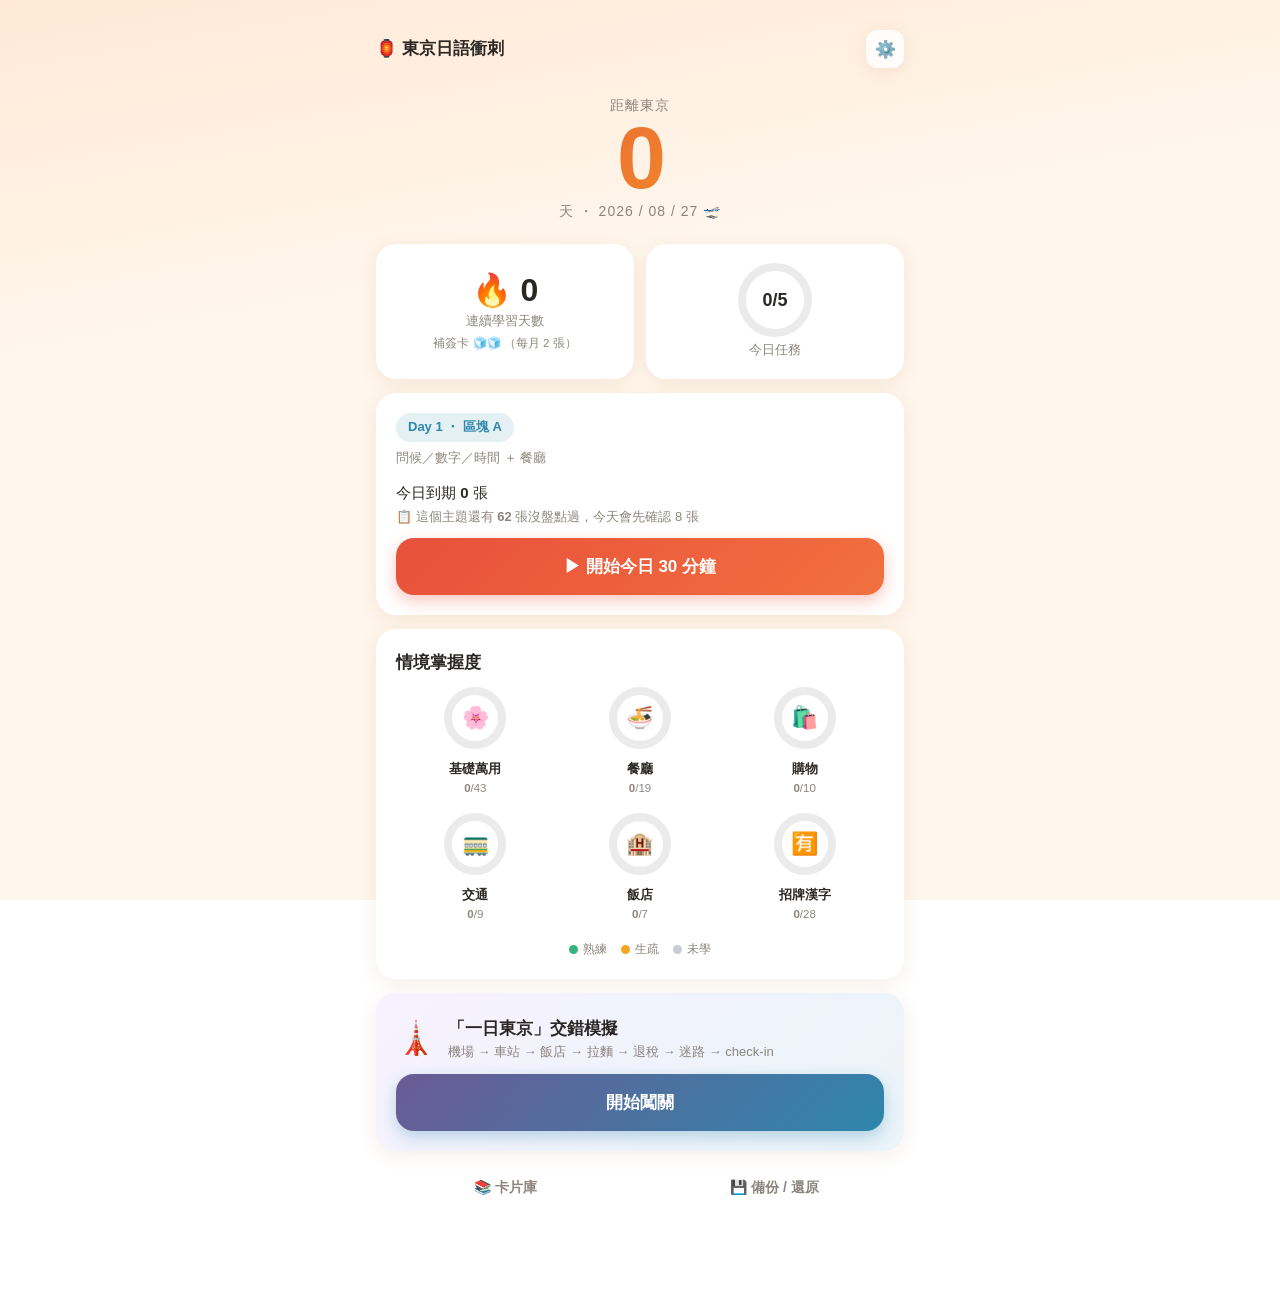
<file: index.html>
<!DOCTYPE html>
<html lang="zh-Hant">
<head>
<meta charset="utf-8">
<meta name="viewport" content="width=device-width,initial-scale=1,viewport-fit=cover">
<meta name="theme-color" content="#FFE9D6">
<meta name="apple-mobile-web-app-capable" content="yes">
<meta name="apple-mobile-web-app-status-bar-style" content="default">
<meta name="apple-mobile-web-app-title" content="東京日語">
<title>東京日語衝刺 🏮</title>
<link rel="icon" href="data:image/svg+xml,<svg xmlns='http://www.w3.org/2000/svg' viewBox='0 0 100 100'><text y='.9em' font-size='90'>🏮</text></svg>">
<!-- PWA:start -->
<link rel="manifest" href="manifest.json">
<link rel="apple-touch-icon" href="icon-192.png">
<!-- PWA:end -->
<link rel="stylesheet" href="styles.css">
</head>
<body>
<div id="app"></div>
<div id="toast"></div>
<script src="config.js"></script>
<script src="data.js"></script>
<script src="audio-index.js"></script>
<script src="audio.js"></script>
<!-- AUDIOBLOBS --><!-- build.py --with-audio 會把內嵌音檔插在這裡（必須早於 app.js 的首次渲染） -->
<script src="sync.js"></script>
<script src="app.js"></script>
<!-- SW:start -->
<script>
if ('serviceWorker' in navigator && location.protocol.startsWith('http')) {
  window.addEventListener('load', () => navigator.serviceWorker.register('sw.js').catch(() => {}));
}
</script>
<!-- SW:end -->
</body>
</html>
</file>
<file: styles.css>
/* ==========================================================================
   東京旅遊日語 30 天衝刺 — 樣式（手機優先）
   ========================================================================== */
:root{
  --primary:#E8503A;
  --primary-d:#C93F2C;
  --accent:#2E86AB;
  --green:#35B37E;
  --yellow:#F5A623;
  --red:#E5484D;
  --gray:#C9CDD4;
  --bg:#FFF6EC;
  --bg2:#FFE9D6;
  --card:#FFFFFF;
  --text:#2B2724;
  --muted:#8C857D;
  --line:rgba(0,0,0,.07);
  --shadow:0 4px 18px rgba(180,120,80,.13);
  --radius:20px;
}

*{box-sizing:border-box;-webkit-tap-highlight-color:transparent}
html,body{margin:0;padding:0}
body{
  background:linear-gradient(170deg,var(--bg2) 0%,var(--bg) 32%,var(--bg) 100%);
  background-attachment:fixed;
  color:var(--text);
  font-family:-apple-system,BlinkMacSystemFont,"Segoe UI","PingFang TC","Noto Sans TC","Microsoft JhengHei",sans-serif;
  font-size:16px;line-height:1.6;
  min-height:100vh;
}
#app{max-width:560px;margin:0 auto;padding:12px 16px 40px}
.jp,.jp-big,.jp-quiz,.kana,.sign,.bubble-jp,.br-jp,.bubble-kana{
  font-family:"Hiragino Sans","Hiragino Kaku Gothic ProN","Noto Sans JP","Yu Gothic",sans-serif;
}

h2{font-size:22px;margin:6px 0 8px;line-height:1.35}
h3{font-size:17px;margin:0 0 10px}
p{margin:6px 0}
.muted{color:var(--muted)}
.small{font-size:13px}
.xsmall{font-size:11.5px}
.center{text-align:center}
.pad{height:40px}
.warn{color:var(--primary)}

/* ---------- 頂列 ---------- */
.topbar{display:flex;align-items:center;gap:10px;padding:6px 0 12px}
.brand{flex:1;font-weight:700;font-size:17px}
.counter{color:var(--muted);font-size:13px;font-variant-numeric:tabular-nums}
.icon-btn{
  border:none;background:rgba(255,255,255,.8);width:38px;height:38px;border-radius:12px;
  font-size:17px;cursor:pointer;box-shadow:var(--shadow);flex:none;
}

/* ---------- 卡片 ---------- */
.card{
  background:var(--card);border-radius:var(--radius);padding:20px;margin-bottom:14px;
  box-shadow:var(--shadow);
}
.card.hero{text-align:center;padding:28px 22px}
.hero-emoji{font-size:42px;line-height:1}
.hero-emoji.big{font-size:64px}
.card.danger{border:1px solid rgba(229,72,77,.25)}
.big-emoji{font-size:32px}

/* ---------- 倒數 ---------- */
.countdown{
  text-align:center;padding:14px 0 22px;
}
.cd-num{
  font-size:76px;font-weight:800;line-height:.95;letter-spacing:-3px;
  background:linear-gradient(135deg,var(--primary),#F5A623);
  -webkit-background-clip:text;background-clip:text;color:transparent;
}
.cd-label{color:var(--muted);font-size:14px;letter-spacing:1px}

/* ---------- 按鈕 ---------- */
.btn{
  display:block;width:100%;border:none;border-radius:16px;padding:14px 18px;
  font-size:16px;font-weight:700;cursor:pointer;margin-top:10px;
  background:#F1EDE8;color:var(--text);font-family:inherit;
  transition:transform .08s ease,filter .15s ease;
}
.btn:active{transform:scale(.975)}
.btn.big{padding:17px 18px;font-size:17px;border-radius:18px}
.btn.primary{background:linear-gradient(135deg,var(--primary),#F2703F);color:#fff;box-shadow:0 6px 16px rgba(232,80,58,.32)}
.btn.accent{background:linear-gradient(135deg,#6B5B95,var(--accent));color:#fff;box-shadow:0 6px 16px rgba(46,134,171,.3)}
.btn.ghost{background:transparent;color:var(--muted);box-shadow:none;font-weight:600}
.btn.warn{background:rgba(229,72,77,.1);color:var(--red)}
.btn.small{width:auto;padding:9px 14px;font-size:14px;margin:0;flex:none}

/* ---------- 首頁 ---------- */
.row2{display:grid;grid-template-columns:1fr 1fr;gap:12px;margin-bottom:14px}
.row2 .card{margin:0;text-align:center;padding:18px 12px;display:flex;flex-direction:column;align-items:center;justify-content:center;gap:2px}
.stat-big{font-size:32px;font-weight:800;line-height:1.2}
.ring-wrap{position:relative;display:inline-flex;align-items:center;justify-content:center}
.ring-center{position:absolute;font-weight:800;font-size:18px}
.ring{display:block}

.phase-tag{
  display:inline-block;background:rgba(46,134,171,.12);color:var(--accent);
  padding:4px 12px;border-radius:99px;font-size:13px;font-weight:700;margin-bottom:6px;
}
.due-line{margin:12px 0 2px;font-size:15px}

.scen-grid{display:grid;grid-template-columns:repeat(3,1fr);gap:14px 6px;margin-top:4px}
.scen{text-align:center}
.scen-ring{position:relative;display:inline-flex;align-items:center;justify-content:center}
.scen-emoji{position:absolute;font-size:22px}
.scen-name{font-size:12.5px;font-weight:600;margin-top:2px}
.scen-num{font-size:11.5px;color:var(--muted)}
.legend{display:flex;gap:14px;justify-content:center;margin-top:16px;font-size:12px;color:var(--muted)}
.legend span{display:flex;align-items:center;gap:5px}
.dot{width:9px;height:9px;border-radius:99px;display:inline-block;flex:none}
.dot.green{background:var(--green)}.dot.yellow{background:var(--yellow)}.dot.gray{background:var(--gray)}

.tokyo-card{background:linear-gradient(135deg,#F7F2FF,#EAF4F9)}
.tokyo-head{display:flex;gap:12px;align-items:center;margin-bottom:6px}
.tokyo-head h3{margin:0}
.locked{opacity:.62}
.lock-note{text-align:center;color:var(--muted);font-size:14px;padding:8px 0 2px}

.banner{
  background:#fff;border-left:4px solid var(--accent);border-radius:14px;padding:14px 16px;
  margin-bottom:14px;box-shadow:var(--shadow);font-size:14px;
  display:flex;gap:12px;align-items:center;flex-wrap:wrap;
}
.banner .btn{background:var(--accent);color:#fff}

.footnav{display:flex;gap:10px;margin-top:6px}
.footnav .btn{margin-top:0;font-size:14px;background:rgba(255,255,255,.7)}

/* ---------- 進度條 ---------- */
.progress{height:10px;background:rgba(0,0,0,.07);border-radius:99px;overflow:hidden;margin:14px 0 8px}
.progress.slim{height:5px;margin:0 0 14px}
.progress-fill{height:100%;background:linear-gradient(90deg,var(--primary),#F5A623);border-radius:99px;transition:width .4s}

/* ---------- 課程分段列 ---------- */
.segbar{display:flex;gap:6px;margin-bottom:16px}
.seg{
  flex:1;height:34px;border-radius:12px;background:rgba(255,255,255,.65);
  display:flex;align-items:center;justify-content:center;font-size:15px;opacity:.45;
}
.seg.done{opacity:1;background:rgba(53,179,126,.18)}
.seg.cur{opacity:1;background:#fff;box-shadow:var(--shadow);transform:scale(1.04)}
.counter-line{text-align:center;color:var(--muted);font-size:13px;margin-bottom:10px;font-variant-numeric:tabular-nums}

.badge{
  display:inline-block;padding:4px 12px;border-radius:99px;font-size:12.5px;font-weight:700;
}

/* ---------- 今日盤點三選一 ---------- */
.triage-btns{display:grid;grid-template-columns:repeat(3,1fr);gap:8px;margin:4px 0 10px}
.triage{
  border:none;border-radius:16px;padding:14px 4px;min-height:88px;cursor:pointer;
  display:flex;flex-direction:column;align-items:center;justify-content:center;gap:6px;
  font-family:inherit;color:#fff;transition:transform .08s;
}
.triage:active{transform:scale(.95)}
.triage .t-emoji{font-size:22px;line-height:1}
.triage b{font-size:12.5px;font-weight:700;letter-spacing:-.3px;line-height:1.3}
.t-known{background:linear-gradient(135deg,var(--green),#4CC38A)}
.t-quick{background:linear-gradient(135deg,var(--yellow),#F7B955)}
.t-cold{background:linear-gradient(135deg,#F2743A,#E5684D)}

/* ---------- 翻卡 ---------- */
.flip{perspective:1200px;min-height:300px;margin-bottom:14px;cursor:pointer}
.flip-inner{position:relative;width:100%;min-height:300px;transition:transform .55s cubic-bezier(.4,.2,.2,1);transform-style:preserve-3d}
.flip.flipped .flip-inner{transform:rotateY(180deg)}
.face{
  position:absolute;inset:0;backface-visibility:hidden;-webkit-backface-visibility:hidden;
  background:var(--card);border-radius:var(--radius);box-shadow:var(--shadow);
  padding:26px 22px;display:flex;flex-direction:column;align-items:center;justify-content:center;
  text-align:center;gap:8px;overflow:auto;
}
.face.back{transform:rotateY(180deg);background:linear-gradient(160deg,#FFFDF8,#FFF3E6)}
.zh-big{font-size:27px;font-weight:700;line-height:1.45}
.say-hint{margin-top:10px;font-size:15px;color:var(--muted);line-height:1.5}
.jp-big{font-size:29px;font-weight:700;line-height:1.5;word-break:break-word}
.kana{font-size:17px;color:#6E675F}
.romaji{font-size:15px;color:var(--muted);font-style:italic}
.zh-small{font-size:15px;color:var(--muted);margin-top:8px;border-top:1px dashed var(--line);padding-top:10px;width:100%}
.tap-hint{font-size:14px;padding:6px 0 12px}
.tag{display:inline-block;margin-left:6px;padding:1px 8px;border-radius:99px;font-size:11px;font-weight:700}
.tag.new{background:var(--primary);color:#fff}
.tag.spot{background:var(--accent);color:#fff}

/* ---------- 自評按鈕 ---------- */
.grades{display:grid;grid-template-columns:repeat(5,1fr);gap:6px;margin:4px 0 20px}
.grade{
  border:none;border-radius:14px;padding:12px 2px;min-height:70px;cursor:pointer;
  display:flex;flex-direction:column;align-items:center;justify-content:center;gap:3px;
  font-family:inherit;color:#fff;transition:transform .08s;
}
.grade:active{transform:scale(.94)}
.grade b{font-size:12.5px;font-weight:700;letter-spacing:-.3px;line-height:1.25}
.grade span{font-size:11px;opacity:.75}
.g0{background:#E5484D}
.g2{background:#F2743A}
.g3{background:#F5A623}
.g4{background:#7CC061}
.g5{background:#35B37E}

/* ---------- 選擇題 ---------- */
.quiz-card{text-align:center;padding:30px 20px}
.jp-quiz{font-size:28px;font-weight:700;line-height:1.5;margin:6px 0 4px}
.opts{display:grid;gap:10px;margin-bottom:14px}
.opt{
  border:2px solid var(--line);background:#fff;border-radius:16px;padding:15px 16px;
  font-size:15.5px;text-align:left;cursor:pointer;font-family:inherit;color:var(--text);
  transition:transform .08s,border-color .15s;
}
.opt:active{transform:scale(.98)}
.opt.right{border-color:var(--green);background:rgba(53,179,126,.12);font-weight:700}
.opt.wrong{border-color:var(--red);background:rgba(229,72,77,.1)}

/* ---------- 漢字快閃 ---------- */
.sign-card{text-align:center;padding:34px 20px;background:linear-gradient(160deg,#FFFFFF,#F4F7FA)}
.sign{
  font-size:64px;font-weight:700;letter-spacing:4px;line-height:1.25;
  word-break:break-word;
}
@media(max-width:380px){.sign{font-size:52px}}

/* ---------- 對話 ---------- */
.intro{background:rgba(255,255,255,.7);border-radius:16px;padding:14px 16px;margin-bottom:12px;font-size:14.5px;line-height:1.6}
.narration{
  background:rgba(0,0,0,.04);border-radius:14px;padding:13px 16px;margin-bottom:12px;
  font-size:14.5px;color:#5F594F;line-height:1.65;
}
.npc{display:flex;gap:10px;align-items:flex-start;margin-bottom:14px}
.npc-avatar{font-size:26px;flex:none;background:#fff;width:44px;height:44px;border-radius:99px;display:flex;align-items:center;justify-content:center;box-shadow:var(--shadow)}
.bubble{
  background:#fff;border-radius:4px 18px 18px 18px;padding:14px 16px;box-shadow:var(--shadow);flex:1;
}
.bubble-jp{font-size:19px;font-weight:600;line-height:1.55}
.bubble-kana{font-size:13.5px;color:#807A72;margin-top:2px}
.bubble-zh{font-size:14px;color:var(--muted);margin-top:6px;border-top:1px dashed var(--line);padding-top:6px}
.prompt-card{background:linear-gradient(160deg,#FFF9F0,#FFEFE0);border:1px dashed rgba(232,80,58,.3)}
.prompt{font-size:21px;font-weight:700;line-height:1.5;margin:4px 0 6px}
.answer-card{background:linear-gradient(160deg,#F5FBF8,#EDF7F2);text-align:center}
.tip{margin-top:12px;font-size:13.5px;color:#5F594F;background:rgba(245,166,35,.14);padding:10px 12px;border-radius:12px;text-align:left}
.station{display:flex;gap:12px;align-items:flex-start;background:#fff;border-radius:18px;padding:16px;box-shadow:var(--shadow);margin-bottom:14px}

/* ---------- 發音按鈕 ---------- */
.speak{display:flex;gap:8px;justify-content:center;margin:10px 0 2px}
.spk{
  border:none;background:rgba(46,134,171,.12);border-radius:99px;
  width:46px;height:38px;font-size:17px;cursor:pointer;flex:none;
  display:flex;align-items:center;justify-content:center;
  transition:transform .08s,background .15s;
}
.spk:active{transform:scale(.9);background:rgba(46,134,171,.24)}
.bubble .speak{justify-content:flex-start;margin:8px 0 0}
.browse-row .spk{width:38px;height:34px;font-size:15px}
.br-side{display:flex;flex-direction:column;align-items:flex-end;gap:4px;flex:none}

/* ---------- 錄音 ---------- */
.rec{margin-top:12px}
.rec-btn{background:rgba(0,0,0,.05);font-size:14px;padding:11px;margin-top:0}
.rec-btn.recording{background:var(--red);color:#fff;animation:pulse 1.2s infinite}
@keyframes pulse{0%,100%{opacity:1}50%{opacity:.62}}
.audio{width:100%;margin-top:10px;height:38px}

/* ---------- 完成慶祝 ---------- */
.celebrate{background:linear-gradient(160deg,#FFFDF6,#FFF0DE)}
.recap{display:grid;grid-template-columns:repeat(auto-fit,minmax(64px,1fr));gap:8px;margin:18px 0}
.recap div{display:flex;flex-direction:column;gap:2px}
.recap b{font-size:22px}
.recap span{font-size:12px;color:var(--muted)}
.streak-line{font-size:15px;margin:6px 0}
.quote{margin-top:14px;font-size:14.5px;color:#5F594F;font-style:italic;background:rgba(0,0,0,.035);padding:12px;border-radius:12px}
.confetti{position:fixed;inset:0;pointer-events:none;overflow:hidden;z-index:50}
.confetti span{
  position:absolute;top:-40px;font-size:26px;
  left:calc(8% + var(--i) * 15%);
  animation:fall 2.6s cubic-bezier(.3,.6,.5,1) forwards;
  animation-delay:calc(var(--i) * .16s);
}
@keyframes fall{
  0%{transform:translateY(0) rotate(0);opacity:0}
  12%{opacity:1}
  100%{transform:translateY(105vh) rotate(420deg);opacity:0}
}

/* ---------- 卡片庫 ---------- */
.chips{display:flex;gap:8px;overflow-x:auto;padding-bottom:12px;-webkit-overflow-scrolling:touch}
.chips::-webkit-scrollbar{display:none}
.chip{
  flex:none;border:none;background:rgba(255,255,255,.75);border-radius:99px;padding:9px 15px;
  font-size:13.5px;font-family:inherit;cursor:pointer;color:var(--muted);font-weight:600;
}
.chip.on{background:var(--primary);color:#fff}
.card.list{padding:6px 16px}
.browse-row{display:flex;gap:11px;align-items:center;padding:13px 0;border-bottom:1px solid var(--line)}
.browse-row:last-child{border-bottom:none}
.br-main{flex:1;min-width:0}
.br-jp{font-size:17px;font-weight:600;line-height:1.4}
.br-kana{font-size:12px;color:#8C857D}
.br-zh{font-size:13.5px;color:#5F594F;margin-top:2px}
.br-meta{font-size:11.5px;color:var(--muted);text-align:right;white-space:nowrap}

/* ---------- 設定 ---------- */
.kv{display:flex;justify-content:space-between;align-items:center;gap:12px;padding:9px 0;border-bottom:1px solid var(--line);font-size:14.5px}
.kv:last-child{border-bottom:none}
.switch{display:flex;align-items:center;gap:10px;font-size:15px;padding:6px 0;cursor:pointer}
.switch input{width:20px;height:20px;accent-color:var(--primary)}
.select{border:1px solid var(--line);border-radius:10px;padding:7px 10px;font-family:inherit;font-size:14px;background:#fff}
.input{
  width:100%;border:2px solid var(--line);border-radius:14px;padding:14px;font-size:16px;
  font-family:inherit;margin:12px 0 4px;background:#fff;color:var(--text);
}
.input:focus{outline:none;border-color:var(--primary)}
code{
  background:rgba(0,0,0,.05);padding:1px 6px;border-radius:6px;
  font-family:ui-monospace,SFMono-Regular,Menlo,monospace;font-size:.9em;
}

/* ---------- 同步碼 ---------- */
.synccode{
  font-family:ui-monospace,SFMono-Regular,Menlo,monospace;
  font-size:21px;font-weight:700;letter-spacing:1.5px;text-align:center;
  background:linear-gradient(160deg,#F7F2FF,#EAF4F9);
  border:1px dashed rgba(46,134,171,.4);border-radius:14px;
  padding:16px 10px;margin:12px 0 6px;cursor:pointer;user-select:all;
  word-break:break-all;
}
.synccode:active{transform:scale(.99)}
.sync-link{margin-top:16px;padding-top:14px;border-top:1px solid var(--line)}
.sync-link .input{margin:0 0 8px;font-family:ui-monospace,SFMono-Regular,Menlo,monospace;letter-spacing:1px}
.sync-link .btn{margin-top:0}

/* ---------- toast ---------- */
#toast{
  position:fixed;left:50%;bottom:26px;transform:translate(-50%,20px);
  background:rgba(30,26,22,.93);color:#fff;padding:12px 20px;border-radius:99px;
  font-size:14px;opacity:0;transition:.28s;pointer-events:none;z-index:100;
  max-width:88vw;text-align:center;
}
#toast.show{opacity:1;transform:translate(-50%,0)}

/* ---------- 桌面 ---------- */
@media(min-width:640px){
  #app{padding-top:24px}
  .cd-num{font-size:88px}
}
</file>
